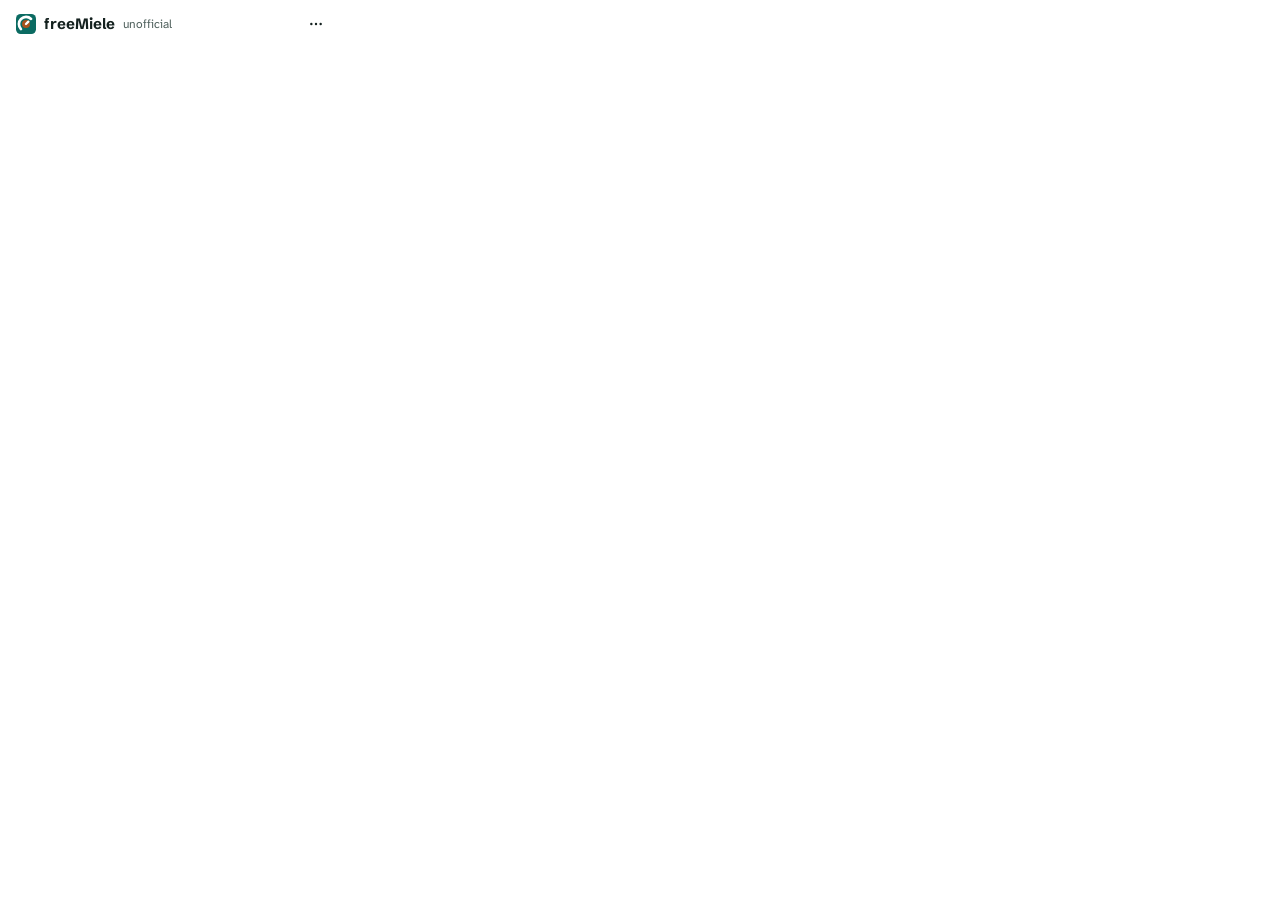
<file: crates/app/ui/index.html>
<!doctype html>
<html lang="en">
<head>
<meta charset="utf-8">
<meta name="viewport" content="width=device-width, initial-scale=1">
<title>freeMiele</title>
<link rel="stylesheet" href="style.css">
</head>
<body>
<section class="panel" aria-label="freeMiele">
  <header class="head">
    <svg width="20" height="20" viewBox="0 0 120 120" aria-hidden="true"><rect width="120" height="120" rx="28" fill="#0b6b62"/><path d="M29.6 90.4 A43 43 0 0 1 90.4 29.6" fill="none" stroke="#ffffff" stroke-width="16" stroke-linecap="round"/><circle cx="60" cy="60" r="24" fill="#a9521c"/><path d="M60 60 L74 46" fill="none" stroke="#ffffff" stroke-width="14" stroke-linecap="round"/></svg>
    <span class="name">freeMiele</span>
    <span class="grow unofficial">unofficial</span>
    <button type="button" id="more" class="icon-btn" aria-label="More: Settings, Quit" aria-haspopup="menu"><svg width="16" height="16" viewBox="0 0 24 24" fill="currentColor" aria-hidden="true"><circle cx="5" cy="12" r="1.8"/><circle cx="12" cy="12" r="1.8"/><circle cx="19" cy="12" r="1.8"/></svg></button>
  </header>
  <div id="cards" class="cards"></div>
  <p id="said" class="sr-only" aria-live="polite"></p>
</section>
<script src="app.js"></script>
</body>
</html>
</file>
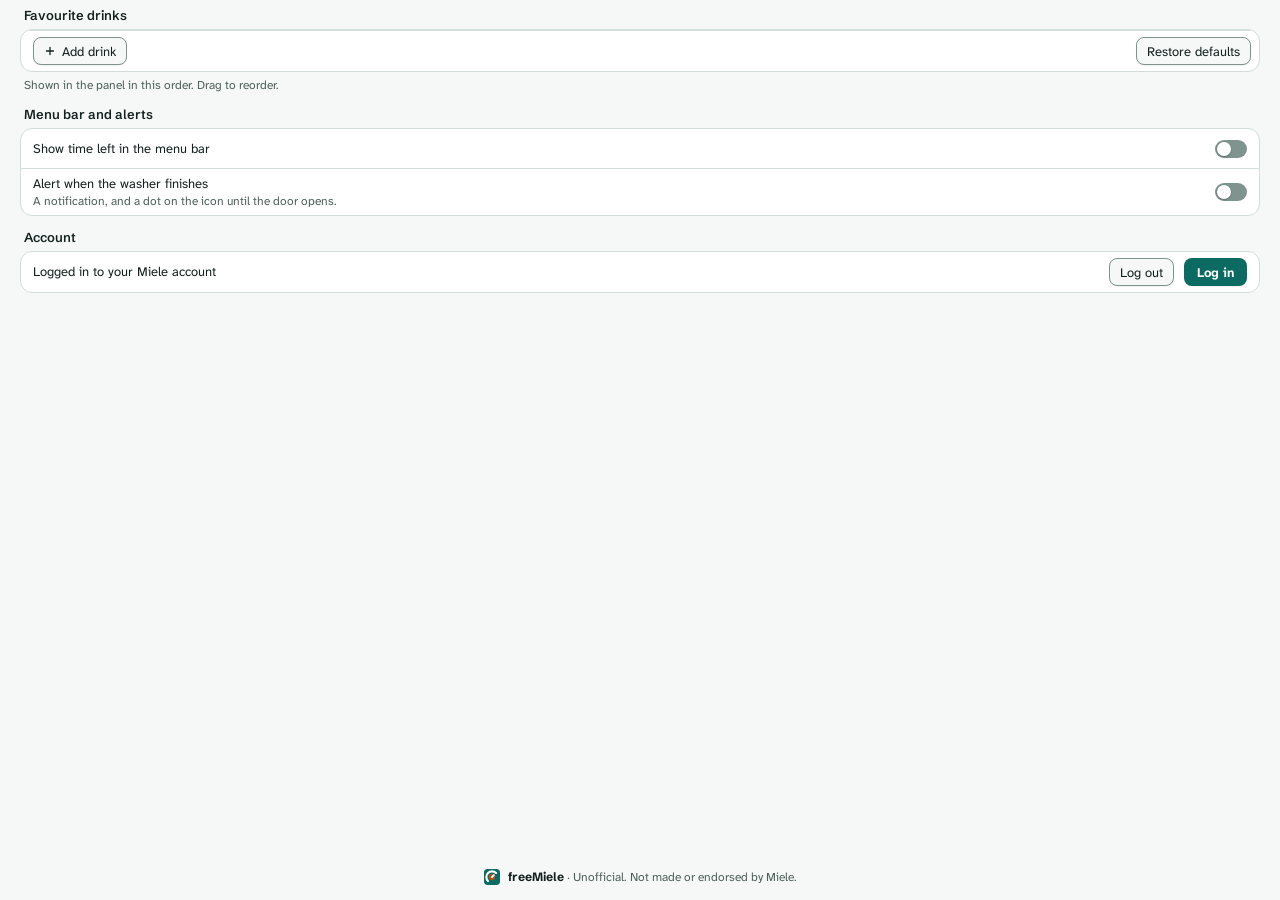
<file: crates/app/ui/settings.html>
<!doctype html>
<html lang="en">
<head>
<meta charset="utf-8">
<meta name="viewport" content="width=device-width, initial-scale=1">
<title>freeMiele Settings</title>
<link rel="stylesheet" href="style.css">
<link rel="stylesheet" href="settings.css">
</head>
<body>
<main class="body">
  <section aria-labelledby="s-fav">
    <h2 class="sh" id="s-fav">Favourite drinks</h2>
    <div class="box">
      <ol id="favs" role="listbox" aria-labelledby="s-fav" aria-description="Drag to reorder, or select a drink and press Option-Command-Up or Down."></ol>
      <div class="foot">
        <button type="button" id="add" class="btn" aria-haspopup="menu"><svg width="12" height="12" viewBox="0 0 24 24" fill="none" stroke="currentColor" stroke-width="2.6" stroke-linecap="round" aria-hidden="true"><path d="M12 5v14M5 12h14"/></svg>Add drink</button>
        <span id="count" class="sub2 grow" role="status"></span>
        <button type="button" id="restore" class="btn">Restore defaults</button>
      </div>
    </div>
    <p class="cap">Shown in the panel in this order. Drag to reorder.</p>
  </section>

  <section aria-labelledby="s-mb">
    <h2 class="sh" id="s-mb">Menu bar and alerts</h2>
    <div class="box">
      <div class="srow tall"><label for="s-time" class="grow">Show time left in the menu bar</label><input type="checkbox" role="switch" id="s-time" class="switch"></div>
      <div class="srow tall"><label for="s-notify" class="grow"><span>Alert when the washer finishes</span><span class="sub2">A notification, and a dot on the icon until the door opens.</span></label><input type="checkbox" role="switch" id="s-notify" class="switch"></div>
    </div>
  </section>

  <section aria-labelledby="s-acc">
    <h2 class="sh" id="s-acc">Account</h2>
    <div class="box"><div class="srow tall"><span class="grow acc"><span id="acc-title">Logged in to your Miele account</span><span id="acc-sub" class="sub2" role="status"></span></span><button type="button" id="logout" class="btn">Log out</button><button type="button" id="login" class="btn primary" hidden>Log in</button></div></div>
  </section>

  <footer class="about">
    <svg width="16" height="16" viewBox="0 0 120 120" aria-hidden="true"><rect width="120" height="120" rx="28" fill="#0b6b62"/><path d="M29.6 90.4 A43 43 0 0 1 90.4 29.6" fill="none" stroke="#ffffff" stroke-width="16" stroke-linecap="round"/><circle cx="60" cy="60" r="24" fill="#a9521c"/><path d="M60 60 L74 46" fill="none" stroke="#ffffff" stroke-width="14" stroke-linecap="round"/></svg>
    <span><b>freeMiele</b> · Unofficial. Not made or endorsed by Miele.</span>
  </footer>
</main>
<script src="settings.js"></script>
</body>
</html>
</file>
<file: crates/app/ui/style.css>
/* Fonts are bundled (SIL OFL, see fonts/). Schibsted Grotesk sets titles and every digit:
   Atkinson Hyperlegible Next has a slashed zero, Schibsted Grotesk a plain one. */
@font-face{font-family:'Atkinson Hyperlegible Next';font-weight:200 800;src:url(fonts/AtkinsonHyperlegibleNext.ttf) format('truetype')}
@font-face{font-family:'Schibsted Grotesk';font-weight:400 900;src:url(fonts/SchibstedGrotesk.ttf) format('truetype')}
@font-face{font-family:'FM Digits';font-weight:400 900;src:url(fonts/SchibstedGrotesk.ttf) format('truetype');unicode-range:U+0030-0039}

:root{--surface:#f5f8f7;--raised:#ffffff;--line:#d3dedb;--ink:#14211f;--muted:#4f605c;--brand:#0b6b62;--crema:#a9521c;--crema-bg:#f6e4d8;--attention:#8a5300;--att-bg:#f7ead2;--fault:#b3261e;--fault-bg:#f9e0dd;--chip-ok:#d9ede9;--track:#e3ebe9;--off-bg:#e3ebe9;--line-strong:#7f948f;--tint:#b4dbd3;--btn:#f5f8f7;--on-brand:#ffffff}
@media (prefers-color-scheme:dark){:root{--surface:#0e1615;--raised:#172220;--line:#2b3b38;--ink:#e4edeb;--muted:#9cb0ab;--brand:#4fc1b2;--crema:#e5935c;--crema-bg:#3b2617;--attention:#e8b24a;--att-bg:#3a2f17;--fault:#ff8a80;--fault-bg:#3d1f1c;--chip-ok:#21403b;--track:#2b3b38;--off-bg:#2b3b38;--line-strong:#5f7571;--tint:#21403b;--btn:#24332f;--on-brand:#04231f}}
@media (prefers-contrast:more){:root{--line:var(--muted);--line-strong:var(--muted)}}

html,body{margin:0;background:transparent}
body{--body:'FM Digits','Atkinson Hyperlegible Next','Atkinson Hyperlegible',system-ui,sans-serif;--display:'Schibsted Grotesk','Helvetica Neue',sans-serif;font-family:var(--body);font-size:13px;line-height:18px;color:var(--ink);font-variant-numeric:tabular-nums;-webkit-font-smoothing:antialiased;cursor:default;user-select:none}
/* The window is the glass (native vibrancy behind it): the panel only adds the inset and the radius. */
.panel{width:340px;max-height:100vh;box-sizing:border-box;padding:8px;display:flex;flex-direction:column;gap:8px;border-radius:20px}
@media (prefers-reduced-transparency:reduce){.panel{background:var(--surface)}}
.head{display:flex;align-items:center;gap:8px;height:28px;padding:2px 2px 0 8px}
.name{font-family:var(--display);font-weight:700;font-size:15px}
.unofficial{font-size:12px;color:var(--muted)}
.grow{flex-grow:1}
.icon-btn{width:28px;height:28px;border-radius:999px;border:none;background:transparent;display:grid;place-items:center;padding:0;color:var(--ink)}
.icon-btn:hover{background:var(--track)}
.icon-btn:focus-visible{outline:2px solid var(--brand);outline-offset:2px}
.cards{display:flex;flex-direction:column;gap:8px;min-height:0;overflow-y:auto;overscroll-behavior:contain}
.card{display:grid;grid-template-columns:44px 1fr;column-gap:12px;row-gap:10px;padding:12px;border-radius:12px;background:var(--raised);border:0.5px solid var(--line)}
.card>:not(.ring):not(.body){grid-column:1/-1}
.card.attention{border:1px solid var(--attention)}
.meta{display:flex;align-items:center;gap:8px}
.label{flex-grow:1;font-size:12px;line-height:16px;color:var(--muted)}
.chip{font-size:11px;line-height:16px;font-weight:700;letter-spacing:0.08em;text-transform:uppercase;border-radius:999px;padding:1px 8px;white-space:nowrap}
.chip.ready{color:var(--brand);background:var(--chip-ok)}
.chip.running{color:var(--crema);background:var(--crema-bg)}
.chip.attention{color:var(--attention);background:var(--att-bg)}
.chip.fault{color:var(--fault);background:var(--fault-bg)}
.chip.off{color:var(--muted);background:var(--off-bg)}
.title{font-family:var(--display);font-weight:600;font-size:17px;line-height:22px;font-variant-numeric:proportional-nums}
.sub{color:var(--muted);margin-top:2px;user-select:text}
.care{font-size:12px;line-height:16px;margin:0}
.care.low{color:var(--attention)}
/* The ring: the card's second signal next to the chip word. Its shape says the state. */
.ring{position:relative;width:44px;height:44px}
.ring svg.r{position:absolute;inset:0}
.ring .ico{position:absolute;inset:12px;display:grid;place-items:center}
.rg{fill:none;stroke-width:2.5;stroke-linecap:round}
.rg.thin{stroke-width:1.5}
.rg.t{stroke:var(--line)}.rg.b{stroke:var(--brand)}.rg.c{stroke:var(--crema)}.rg.a{stroke:var(--attention)}.rg.f{stroke:var(--fault)}.rg.m{stroke:var(--muted)}
.rg.grow{animation:grow 1.4s cubic-bezier(.2,.7,.2,1) both}
.spin{transform-origin:22px 22px;animation:spin 1.6s linear infinite}
.ico [class]{transform-box:view-box}
.drop{animation:drop 1.6s ease-in infinite;animation-delay:var(--d16)}
.drop.d2{animation-delay:calc(var(--d16) + .55s)}.drop.d3{animation-delay:calc(var(--d16) + 1.1s)}
.heat{animation:rise 2.4s ease-in-out infinite;animation-delay:var(--d24)}
.heat.d2{animation-delay:calc(var(--d24) + .4s)}
.drum{transform-origin:10px 11.5px;animation:spin 4s linear infinite;animation-delay:var(--d40)}
.chg .tick{stroke-dasharray:20;animation:draw .7s ease-out calc(.3s - var(--age)) both}
.chg .pulse{animation:pulse 1.2s ease-in-out calc(0s - var(--age)) 2}
@keyframes grow{from{stroke-dasharray:0 100}}
@keyframes spin{to{transform:rotate(360deg)}}
@keyframes drop{0%{transform:translateY(-2px);opacity:0}30%{opacity:1}100%{transform:translateY(3px);opacity:0}}
@keyframes rise{0%,100%{transform:translateY(.8px);opacity:.45}50%{transform:translateY(-1px);opacity:1}}
@keyframes draw{from{stroke-dashoffset:20}}
@keyframes pulse{50%{opacity:.4}}
/* A chip word changed: it moves once. --age is how far in we already are, set per redraw. */
.chg .chip{animation:chip-in .35s ease-out calc(0s - var(--age))}
.chg .title{animation:fade-in .35s ease-out calc(0s - var(--age))}
.chg .ico{animation:ico-in .4s cubic-bezier(.2,.9,.3,1.3) calc(0s - var(--age))}
.chg.finished{animation:edge-brand 2.4s ease-out calc(0s - var(--age))}
.chg.attention{animation:edge-nudge .5s ease-in-out calc(0s - var(--age)) 2}
@keyframes chip-in{from{transform:translateY(5px);opacity:0}}
@keyframes fade-in{from{opacity:0}}
@keyframes ico-in{from{transform:scale(.6);opacity:0}}
@keyframes edge-brand{0%,55%{border-color:var(--brand);border-width:1px}100%{border-color:var(--line)}}
@keyframes edge-nudge{50%{transform:translateX(2px)}}
@media (prefers-reduced-motion:reduce){*,*::before,*::after{animation:none!important;transition:none!important}}
.sr-only{position:absolute;width:1px;height:1px;margin:-1px;overflow:hidden;clip:rect(0 0 0 0);white-space:nowrap}
.steps{margin:6px 0 0;padding:0;list-style:none;display:flex;flex-direction:column;gap:4px}
.steps li{display:flex;gap:8px}
.n{flex:none;width:18px;height:18px;border-radius:999px;border:1.5px solid var(--attention);box-sizing:border-box;display:grid;place-items:center;font-size:11px;font-weight:700;color:var(--attention)}
.row{display:flex;align-items:center;gap:8px}
.btn{height:28px;box-sizing:border-box;display:inline-flex;align-items:center;gap:6px;padding:0 10px;border-radius:8px;border:0.5px solid var(--line-strong);background:var(--btn);box-shadow:0 0.5px 1px rgba(0,0,0,0.1);font:400 13px/1 var(--body);color:var(--ink);white-space:nowrap}
.btn svg{flex:none}
.btn.primary{background:var(--brand);color:var(--on-brand);border-color:transparent;font-weight:700;padding:0 12px}
.btn:disabled{opacity:0.4;box-shadow:none}
.btn:focus-visible{outline:2px solid var(--brand);outline-offset:2px}
.picks{display:grid;grid-template-columns:1fr 1fr;gap:6px}
.picks .btn{width:100%}
/* The picked drink: soft brand fill and a brand edge, not a focus ring. */
.picks .btn[aria-pressed="true"]{background:var(--tint);border:1.5px solid var(--brand);font-weight:700;box-shadow:none}
.picks .more{justify-content:space-between;color:var(--muted);background:transparent;box-shadow:none}
.picks .more[aria-pressed="true"]{color:var(--ink);justify-content:flex-start}
.picks .more[aria-pressed="true"] svg:last-child{margin-left:auto}
/* Login card */
.form{display:flex;flex-direction:column;gap:10px}
.field{display:flex;flex-direction:column;gap:4px;font-size:12px;line-height:16px;color:var(--muted)}
.field input{height:28px;box-sizing:border-box;padding:0 8px;border-radius:8px;border:0.5px solid var(--line-strong);background:var(--surface);font:400 13px/1 var(--body);color:var(--ink);user-select:text}
.field input:focus-visible{outline:2px solid var(--brand);outline-offset:1px}
.link{border:none;background:none;padding:0;font:inherit;color:var(--brand);text-decoration:underline}
.link:focus-visible{outline:2px solid var(--brand);outline-offset:2px}
.err{color:var(--fault)}
</file>
<file: crates/app/ui/settings.css>
/* The Settings window: a normal opaque window, so no glass. Reuses the panel's tokens and buttons. */
body{background:var(--surface)}
.body{box-sizing:border-box;min-height:100vh;padding:6px 20px 14px;display:flex;flex-direction:column;gap:12px}
.sh{font-family:var(--display);font-weight:600;font-size:13px;line-height:18px;margin:0 0 5px 4px}
.box{background:var(--raised);border:0.5px solid var(--line);border-radius:12px;overflow:hidden}
#favs{margin:0;padding:0 0 0 12px;list-style:none}
.srow{display:flex;align-items:center;gap:10px;height:30px;padding-right:8px;border-bottom:0.5px solid var(--line)}
.box>.srow:last-child{border-bottom:none}
.srow.tall{height:auto;min-height:40px;padding:6px 12px 6px 12px;box-sizing:border-box}
#favs .srow[aria-selected="true"]{background:var(--tint);margin-left:-12px;padding-left:12px}
#favs .srow:focus-visible{outline:2px solid var(--brand);outline-offset:-2px}
.srow.over{box-shadow:inset 0 2px 0 var(--brand)}
label{display:flex;flex-direction:column}
.acc{display:flex;flex-direction:column}
.sub2{font-size:12px;line-height:16px;color:var(--muted)}
.grip{color:var(--muted);display:grid;place-items:center;width:12px;cursor:grab}
.num-i{width:12px;font-size:12px;color:var(--muted);text-align:right}
.icon-btn.sm{width:24px;height:24px;color:var(--muted)}
.foot{display:flex;align-items:center;gap:8px;padding:6px 8px 6px 12px;border-top:0.5px solid var(--line)}
.foot:first-child{border-top:none}
.cap{font-size:12px;line-height:16px;color:var(--muted);margin:5px 0 0 4px}
.switch{appearance:none;-webkit-appearance:none;margin:0;flex:none;width:32px;height:18px;border-radius:999px;background:var(--line-strong);position:relative}
.switch::after{content:"";position:absolute;top:2px;left:2px;width:14px;height:14px;border-radius:999px;background:#fff;box-shadow:0 1px 2px rgba(0,0,0,0.25)}
.switch:checked{background:var(--brand)}
.switch:checked::after{left:16px}
.switch:focus-visible{outline:2px solid var(--brand);outline-offset:2px}
.about{display:flex;align-items:center;justify-content:center;gap:8px;font-size:12px;color:var(--muted);margin-top:auto}
.about b{font-family:var(--display);color:var(--ink)}
</file>
